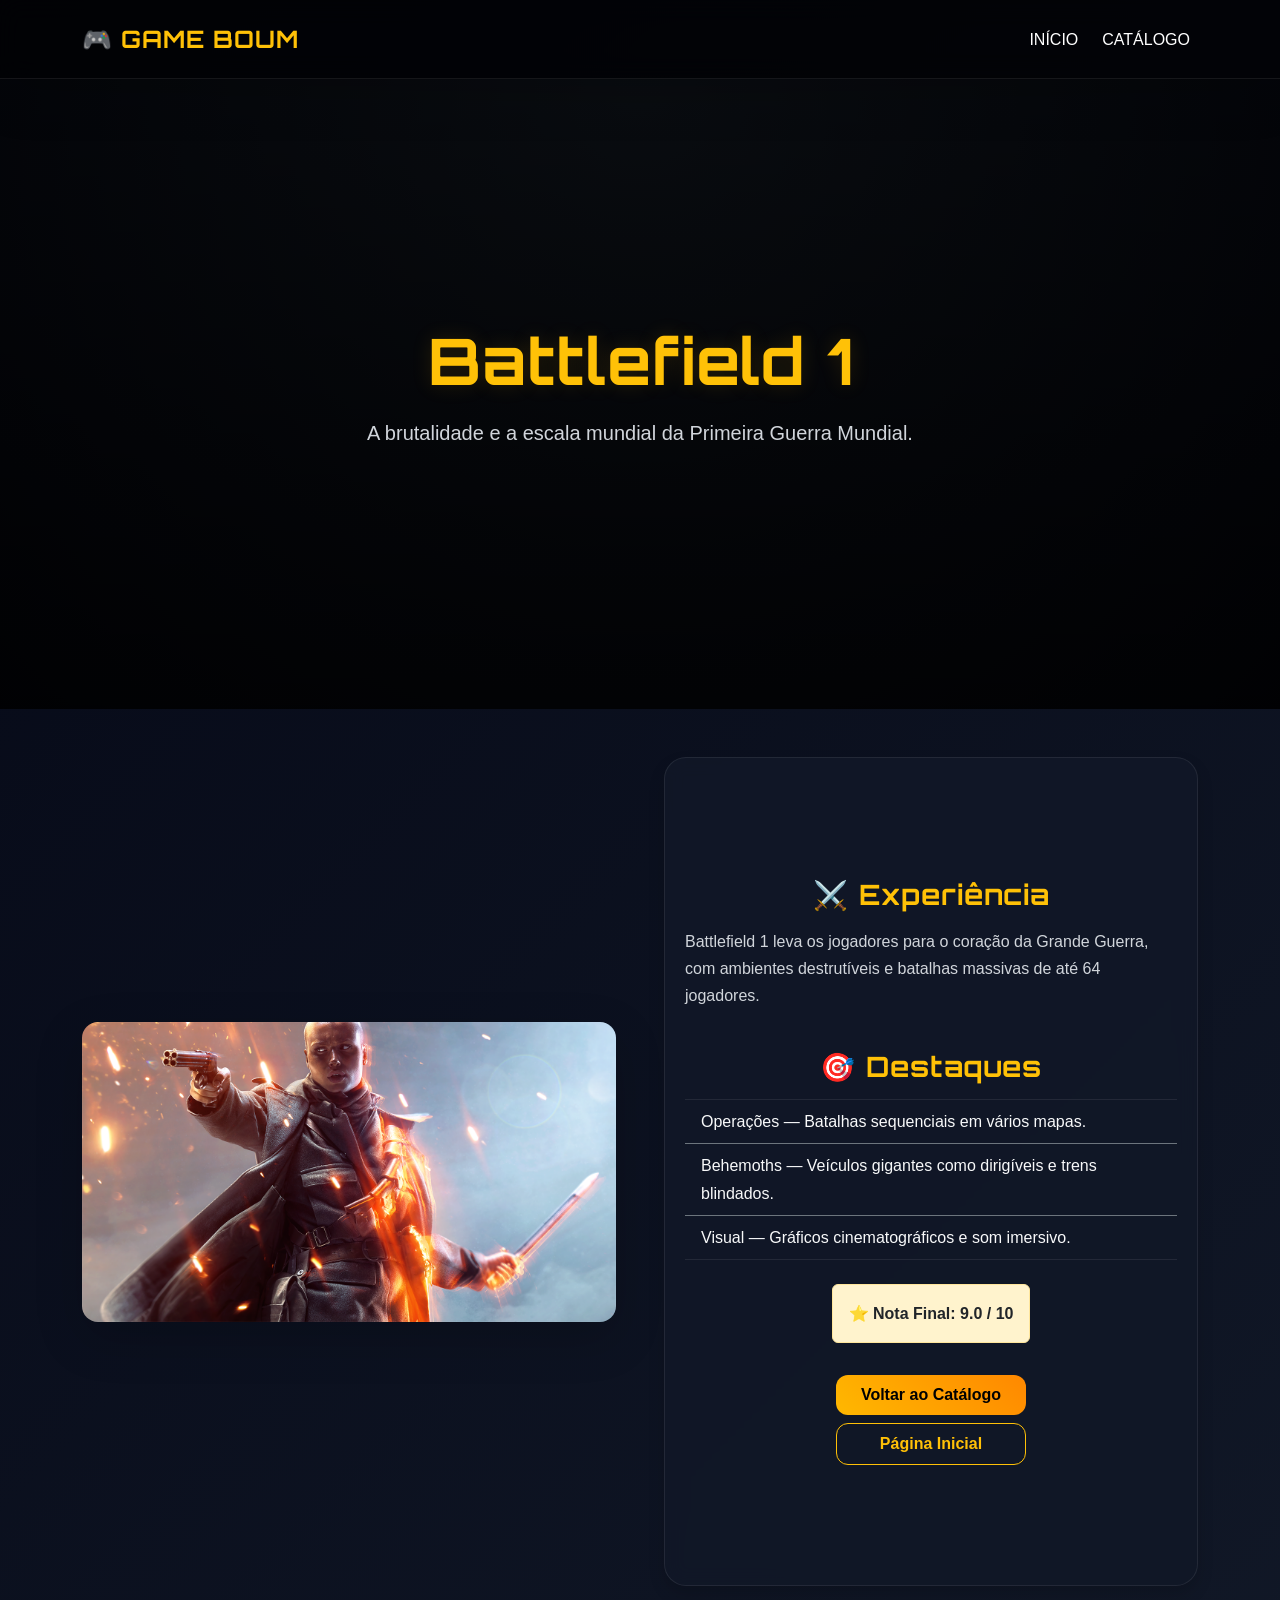
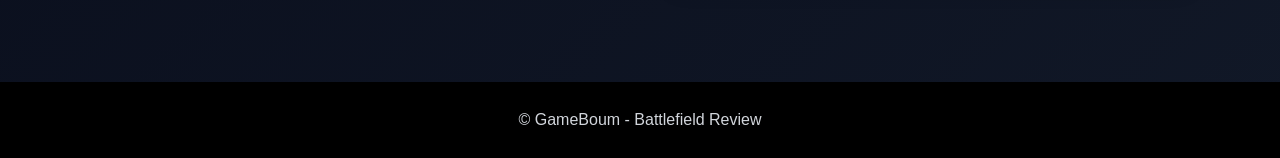
<file: battlefield.html>
<!DOCTYPE html>
<html lang="pt-br">

<head>
  <meta charset="UTF-8">
  <meta name="viewport" content="width=device-width, initial-scale=1.0">

  <meta name="description" content="Review completo de Battlefield 1 no GameBoum">
  <title>Battlefield 1 | GameBoum</title>

  <!-- BOOTSTRAP -->
  <link href="https://cdn.jsdelivr.net/npm/bootstrap@5.3.3/dist/css/bootstrap.min.css" rel="stylesheet">

  <link rel="stylesheet" href="style.css">

  <!-- FONTE GAMER -->
  <link rel="preconnect" href="https://fonts.googleapis.com">
  <link rel="preconnect" href="https://fonts.gstatic.com" crossorigin>
  <link href="https://fonts.googleapis.com/css2?family=Orbitron:wght@400;700&display=swap" rel="stylesheet">
</head>

<body class="bg-dark text-light">

  <!-- NAVBAR -->
  <nav class="navbar navbar-expand-lg navbar-dark sticky-top shadow-lg bg-dark">
    <div class="container">

      <a href="index.html" class="navbar-brand text-warning fw-bold fs-4">
        🎮 GAME BOUM
      </a>

      <button class="navbar-toggler" type="button" data-bs-toggle="collapse" data-bs-target="#menuTopo"
        aria-controls="menuTopo" aria-expanded="false" aria-label="Abrir menu">
        <span class="navbar-toggler-icon"></span>
      </button>

      <div class="collapse navbar-collapse justify-content-end" id="menuTopo">
        <ul class="navbar-nav gap-2">

          <li class="nav-item">
            <a href="index.html" class="nav-link">INÍCIO</a>
          </li>

          <li class="nav-item">
            <a href="index.html" class="nav-link">
              CATÁLOGO
            </a>
          </li>

        </ul>
      </div>

    </div>
  </nav>

  <!-- HEADER -->
  <header class="bg-secondary text-center py-5">
    <div class="container">
      <h1 class="display-3 fw-bold text-warning">Battlefield 1</h1>
      <p class="lead mt-3">
        A brutalidade e a escala mundial da Primeira Guerra Mundial.
      </p>
    </div>
  </header>

  <!-- CONTEÚDO -->
  <main class="container py-5">

    <div class="row g-5 align-items-center">

      <!-- IMAGEM -->
      <div class="col-lg-6">
        <img src="imagens/image_battle.png"
          class="img-fluid rounded-4 shadow-lg w-100 hover-image"
          alt="Battlefield 1">
      </div>

      <!-- TEXTO -->
      <div class="col-lg-6">

        <div class="card p-4 text-light bg-secondary border-0 shadow">

          <h3 class="text-warning mb-3">⚔️ Experiência</h3>
          <p>
            Battlefield 1 leva os jogadores para o coração da Grande Guerra,
            com ambientes destrutíveis e batalhas massivas de até 64 jogadores.
          </p>

          <h3 class="text-warning mt-4 mb-3">🎯 Destaques</h3>

          <ul class="list-group list-group-flush">
            <li class="list-group-item bg-transparent text-light border-secondary">
              Operações — Batalhas sequenciais em vários mapas.
            </li>
            <li class="list-group-item bg-transparent text-light border-secondary">
              Behemoths — Veículos gigantes como dirigíveis e trens blindados.
            </li>
            <li class="list-group-item bg-transparent text-light border-secondary">
              Visual — Gráficos cinematográficos e som imersivo.
            </li>
          </ul>

          <!-- NOTA -->
          <div class="alert alert-warning mt-4 text-center text-dark fw-bold">
            ⭐ Nota Final: 9.0 / 10
          </div>

          <!-- BOTÕES -->
          <div class="d-grid gap-2 mt-3">

            <a href="index.html" class="btn btn-warning fw-bold py-2">
              Voltar ao Catálogo
            </a>

            <a href="index.html" class="btn btn-outline-warning fw-bold py-2">
              Página Inicial
            </a>

          </div>

        </div>

      </div>

    </div>

  </main>

  <!-- FOOTER -->
  <footer class="bg-black text-center py-4 mt-5">
    <p class="mb-0">© GameBoum - Battlefield Review</p>
  </footer>

  <script src="https://cdn.jsdelivr.net/npm/bootstrap@5.3.3/dist/js/bootstrap.bundle.min.js"></script>

</body>
</html>
</file>
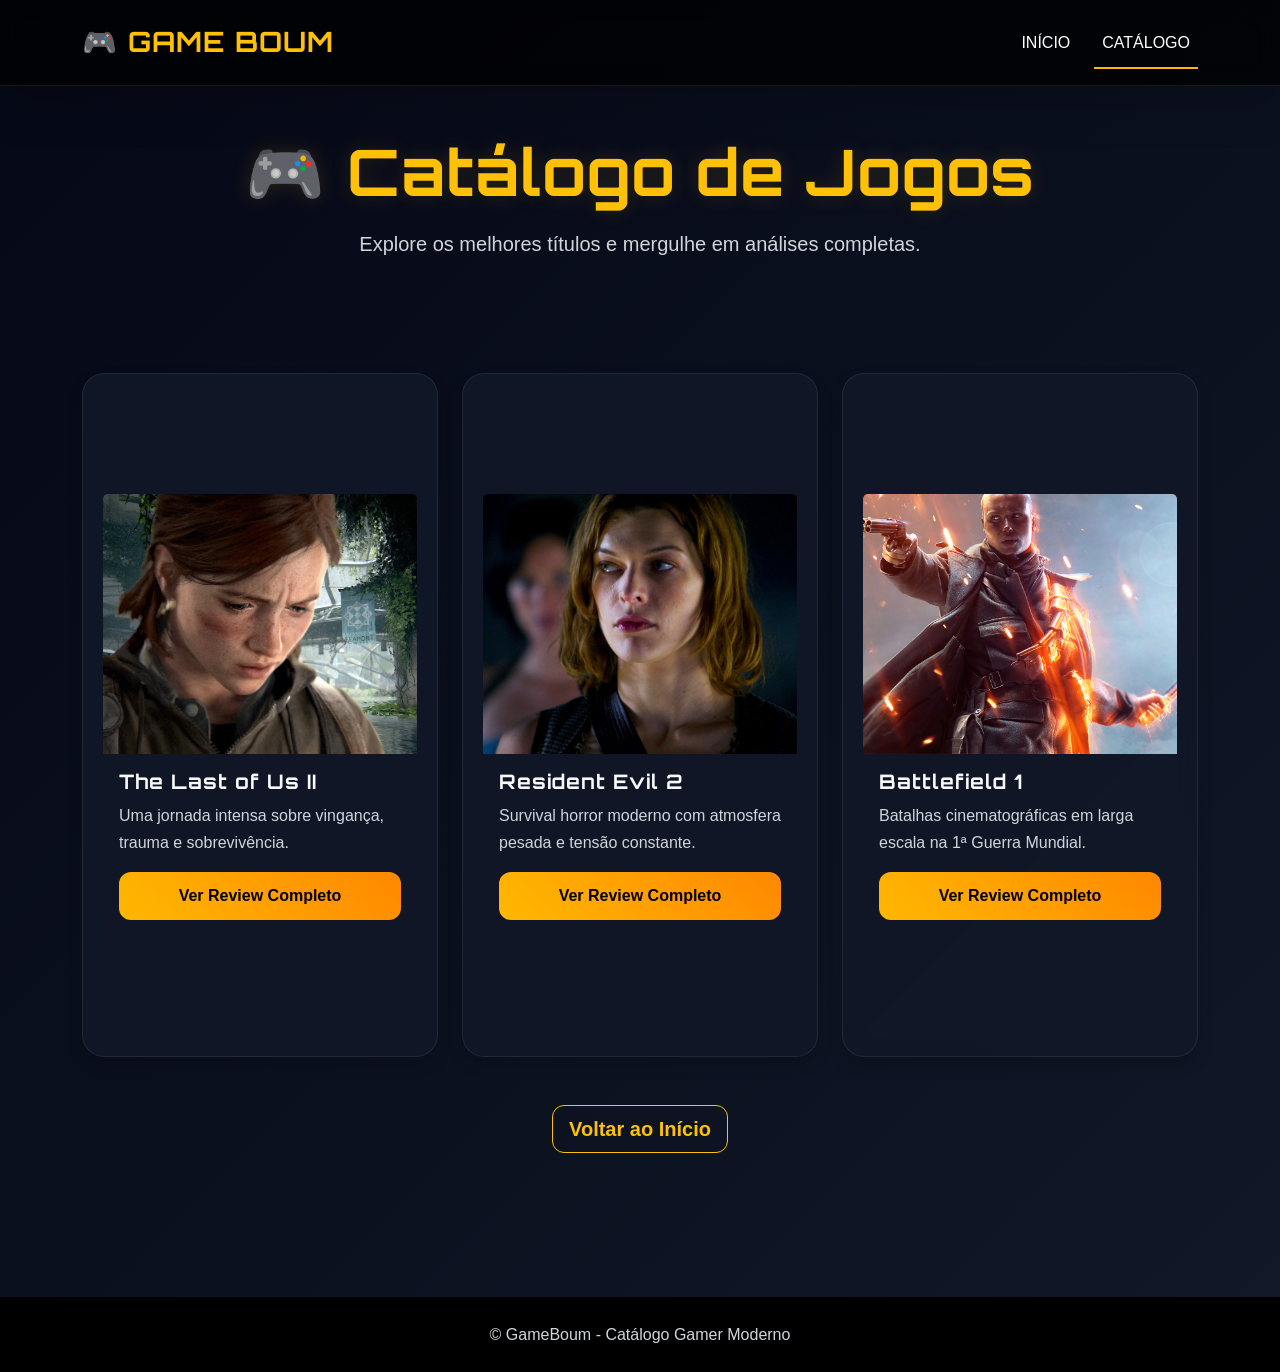
<file: jogos.html>
<!DOCTYPE html>
<html lang="pt-br">

<head>
  <meta charset="UTF-8">
  <meta name="viewport" content="width=device-width, initial-scale=1.0">

  <meta name="description" content="GameBoum - Catálogo gamer com reviews e análises completas.">
  <meta name="author" content="GameBoum">

  <title>GameBoum - Catálogo de Jogos</title>

  <link href="https://cdn.jsdelivr.net/npm/bootstrap@5.3.3/dist/css/bootstrap.min.css" rel="stylesheet">

  <link rel="stylesheet" href="style.css">

  <link rel="preconnect" href="https://fonts.googleapis.com">
  <link rel="preconnect" href="https://fonts.gstatic.com" crossorigin>
  <link href="https://fonts.googleapis.com/css2?family=Orbitron:wght@400;700&display=swap" rel="stylesheet">
</head>

<body class="bg-dark text-light">

  <!-- NAVBAR -->
  <nav class="navbar navbar-expand-lg navbar-dark sticky-top shadow-lg bg-dark">
    <div class="container">

      <a class="navbar-brand text-warning fw-bold fs-3" href="index.html">
        🎮 GAME BOUM
      </a>

      <button class="navbar-toggler" type="button" data-bs-toggle="collapse" data-bs-target="#menuTopo"
        aria-controls="menuTopo" aria-expanded="false" aria-label="Abrir Menu">
        <span class="navbar-toggler-icon"></span>
      </button>

      <div class="collapse navbar-collapse justify-content-end" id="menuTopo">
        <ul class="navbar-nav gap-3">

          <li class="nav-item">
            <a class="nav-link" href="index.html">INÍCIO</a>
          </li>

          <li class="nav-item">
            <a class="nav-link active" aria-current="page" href="#">
              CATÁLOGO
            </a>
          </li>

        </ul>
      </div>

    </div>
  </nav>

  <!-- HERO -->
  <header class="hero-section text-center d-flex align-items-center fade-up py-5">
    <div class="container">
      <h1 class="text-warning fw-bold display-3">🎮 Catálogo de Jogos</h1>
      <p class="lead mt-3">
        Explore os melhores títulos e mergulhe em análises completas.
      </p>
    </div>
  </header>

  <!-- CONTEÚDO -->
  <main class="container my-5 fade-up min-vh-100">

    <div class="row row-cols-1 row-cols-md-2 row-cols-lg-3 g-4">

      <!-- CARD 1 -->
      <div class="col">
        <div class="card h-100 text-light bg-secondary shadow">
          <img src="imagens/image_ellie.png" class="card-img-top" alt="The Last of Us Ellie">

          <div class="card-body d-flex flex-column">
            <h5 class="card-title">The Last of Us II</h5>
            <p class="card-text flex-grow-1">
              Uma jornada intensa sobre vingança, trauma e sobrevivência.
            </p>

            <a href="The_Last_of_Us_page.html" class="btn btn-warning w-100">
              Ver Review Completo
            </a>
          </div>
        </div>
      </div>

      <!-- CARD 2 -->
      <div class="col">
        <div class="card h-100 text-light bg-secondary shadow">
          <img src="imagens/image_resident.png" class="card-img-top" alt="Resident Evil 2">

          <div class="card-body d-flex flex-column">
            <h5 class="card-title">Resident Evil 2</h5>
            <p class="card-text flex-grow-1">
              Survival horror moderno com atmosfera pesada e tensão constante.
            </p>

            <a href="resident_evil.html" class="btn btn-warning w-100">
              Ver Review Completo
            </a>
          </div>
        </div>
      </div>

      <!-- CARD 3 -->
      <div class="col">
        <div class="card h-100 text-light bg-secondary shadow">
          <img src="imagens/image_battle.png" class="card-img-top" alt="Battlefield 1">

          <div class="card-body d-flex flex-column">
            <h5 class="card-title">Battlefield 1</h5>
            <p class="card-text flex-grow-1">
              Batalhas cinematográficas em larga escala na 1ª Guerra Mundial.
            </p>

            <a href="battlefield.html" class="btn btn-warning w-100">
              Ver Review Completo
            </a>
          </div>
        </div>
      </div>

    </div>

    <!-- BOTÃO VOLTAR -->
    <div class="text-center mt-5">
      <a href="index.html" class="btn btn-outline-warning btn-lg">
        Voltar ao Início
      </a>
    </div>

  </main>

  <!-- FOOTER -->
  <footer class="bg-black text-center text-light py-4 mt-5">
    <p class="mb-0">© GameBoum - Catálogo Gamer Moderno</p>
  </footer>

  <script src="https://cdn.jsdelivr.net/npm/bootstrap@5.3.3/dist/js/bootstrap.bundle.min.js"></script>

</body>
</html>
</file>
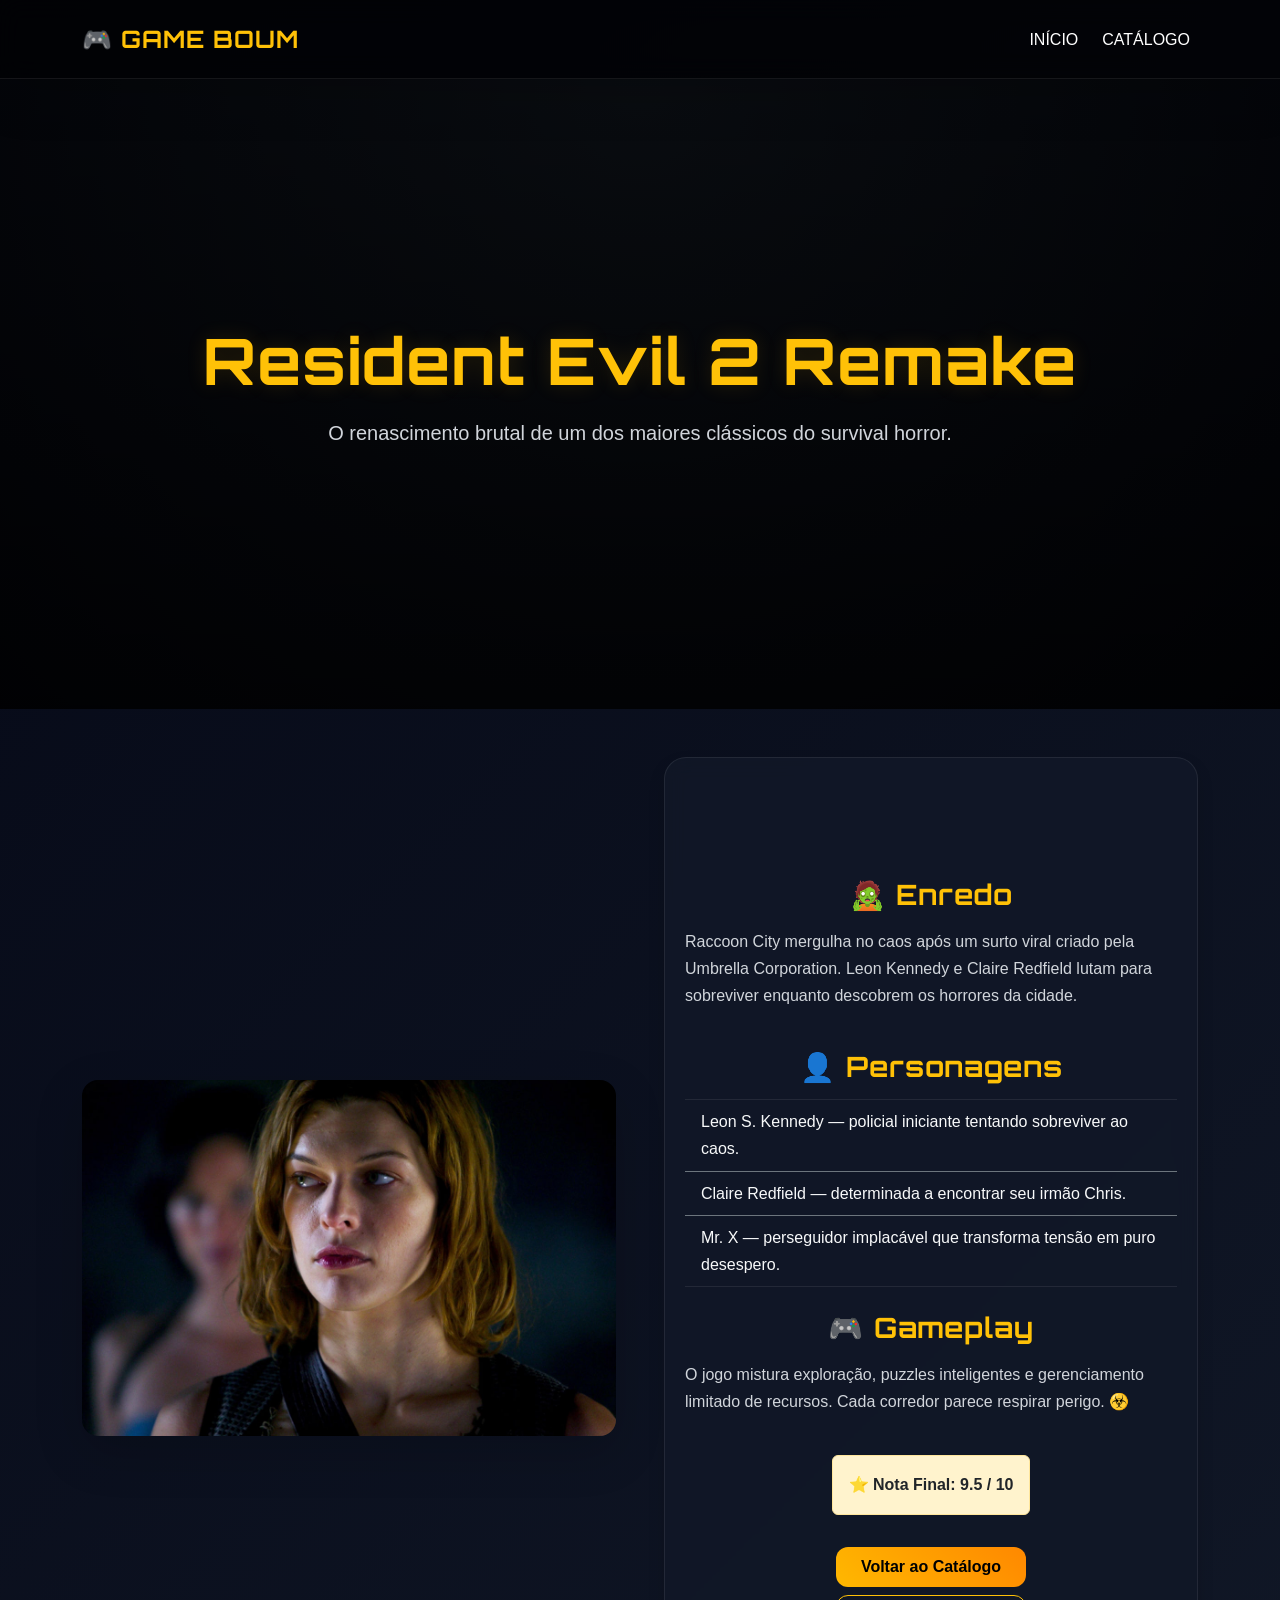
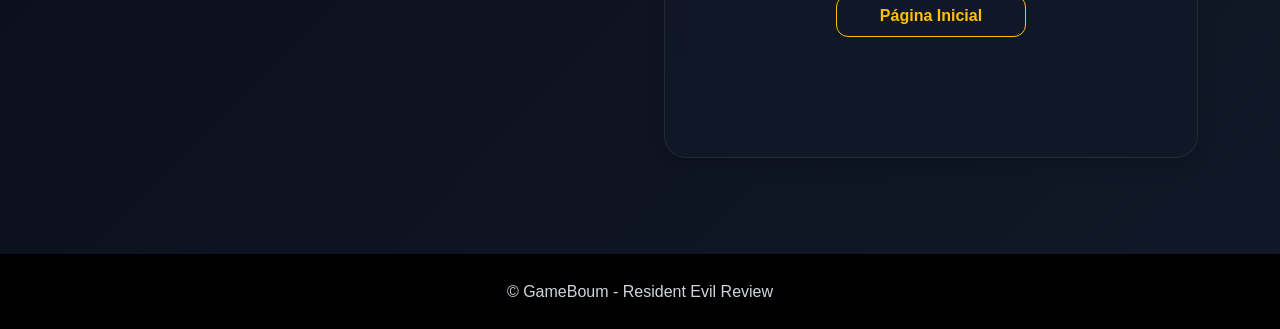
<file: resident_evil.html>
<!DOCTYPE html>
<html lang="pt-br">

<head>
  <meta charset="UTF-8">
  <meta name="viewport" content="width=device-width, initial-scale=1.0">

  <meta name="description" content="Review completo de Resident Evil 2 Remake no GameBoum">
  <title>Resident Evil 2 Remake | GameBoum</title>

  <!-- BOOTSTRAP -->
  <link href="https://cdn.jsdelivr.net/npm/bootstrap@5.3.3/dist/css/bootstrap.min.css" rel="stylesheet">

  <link rel="stylesheet" href="style.css">

  <!-- GOOGLE FONTS -->
  <link rel="preconnect" href="https://fonts.googleapis.com">
  <link rel="preconnect" href="https://fonts.gstatic.com" crossorigin>
  <link href="https://fonts.googleapis.com/css2?family=Orbitron:wght@400;700&display=swap" rel="stylesheet">
</head>

<body class="bg-dark text-light">

  <!-- NAVBAR -->
  <nav class="navbar navbar-expand-lg navbar-dark sticky-top shadow-lg bg-dark">
    <div class="container">

      <a href="index.html" class="navbar-brand text-warning fw-bold fs-4">
        🎮 GAME BOUM
      </a>

      <button class="navbar-toggler" type="button" data-bs-toggle="collapse" data-bs-target="#menuTopo"
        aria-controls="menuTopo" aria-expanded="false" aria-label="Abrir menu">
        <span class="navbar-toggler-icon"></span>
      </button>

      <div class="collapse navbar-collapse justify-content-end" id="menuTopo">
        <ul class="navbar-nav gap-2">

          <li class="nav-item">
            <a href="index.html" class="nav-link">INÍCIO</a>
          </li>

          <li class="nav-item">
            <a href="index.html" class="nav-link">
              CATÁLOGO
            </a>
          </li>

        </ul>
      </div>

    </div>
  </nav>

  <!-- HEADER -->
  <header class="bg-secondary text-center py-5">
    <div class="container">
      <h1 class="display-3 fw-bold text-warning">
        Resident Evil 2 Remake
      </h1>

      <p class="lead mt-3">
        O renascimento brutal de um dos maiores clássicos do survival horror.
      </p>
    </div>
  </header>

  <!-- CONTEÚDO -->
  <main class="container py-5">

    <div class="row g-5 align-items-center">

      <!-- IMAGEM -->
      <div class="col-lg-6">
        <img src="imagens/image_resident.png"
          class="img-fluid rounded-4 shadow-lg w-100 hover-image"
          alt="Resident Evil 2 Remake">
      </div>

      <!-- TEXTO -->
      <div class="col-lg-6">

        <div class="card p-4 text-light h-100 bg-secondary border-0 shadow">

          <h3 class="text-warning mb-3">🧟 Enredo</h3>
          <p>
            Raccoon City mergulha no caos após um surto viral criado pela Umbrella Corporation.
            Leon Kennedy e Claire Redfield lutam para sobreviver enquanto descobrem os horrores da cidade.
          </p>

          <h3 class="text-warning mt-4 mb-3">👤 Personagens</h3>

          <ul class="list-group list-group-flush">
            <li class="list-group-item bg-transparent text-light border-secondary">
              Leon S. Kennedy — policial iniciante tentando sobreviver ao caos.
            </li>

            <li class="list-group-item bg-transparent text-light border-secondary">
              Claire Redfield — determinada a encontrar seu irmão Chris.
            </li>

            <li class="list-group-item bg-transparent text-light border-secondary">
              Mr. X — perseguidor implacável que transforma tensão em puro desespero.
            </li>
          </ul>

          <h3 class="text-warning mt-4 mb-3">🎮 Gameplay</h3>
          <p>
            O jogo mistura exploração, puzzles inteligentes e gerenciamento limitado de recursos.
            Cada corredor parece respirar perigo. ☣️
          </p>

          <!-- NOTA -->
          <div class="alert alert-warning mt-4 text-center text-dark fw-bold">
            ⭐ Nota Final: 9.5 / 10
          </div>

          <!-- BOTÕES -->
          <div class="d-grid gap-2 mt-3">

            <a href="index.html" class="btn btn-warning fw-bold py-2">
              Voltar ao Catálogo
            </a>

            <a href="index.html" class="btn btn-outline-warning fw-bold py-2">
              Página Inicial
            </a>

          </div>

        </div>

      </div>

    </div>

  </main>

  <!-- FOOTER -->
  <footer class="bg-black text-center text-light py-4 mt-5">
    <p class="mb-0">© GameBoum - Resident Evil Review</p>
  </footer>

  <script src="https://cdn.jsdelivr.net/npm/bootstrap@5.3.3/dist/js/bootstrap.bundle.min.js"></script>

</body>
</html>
</file>
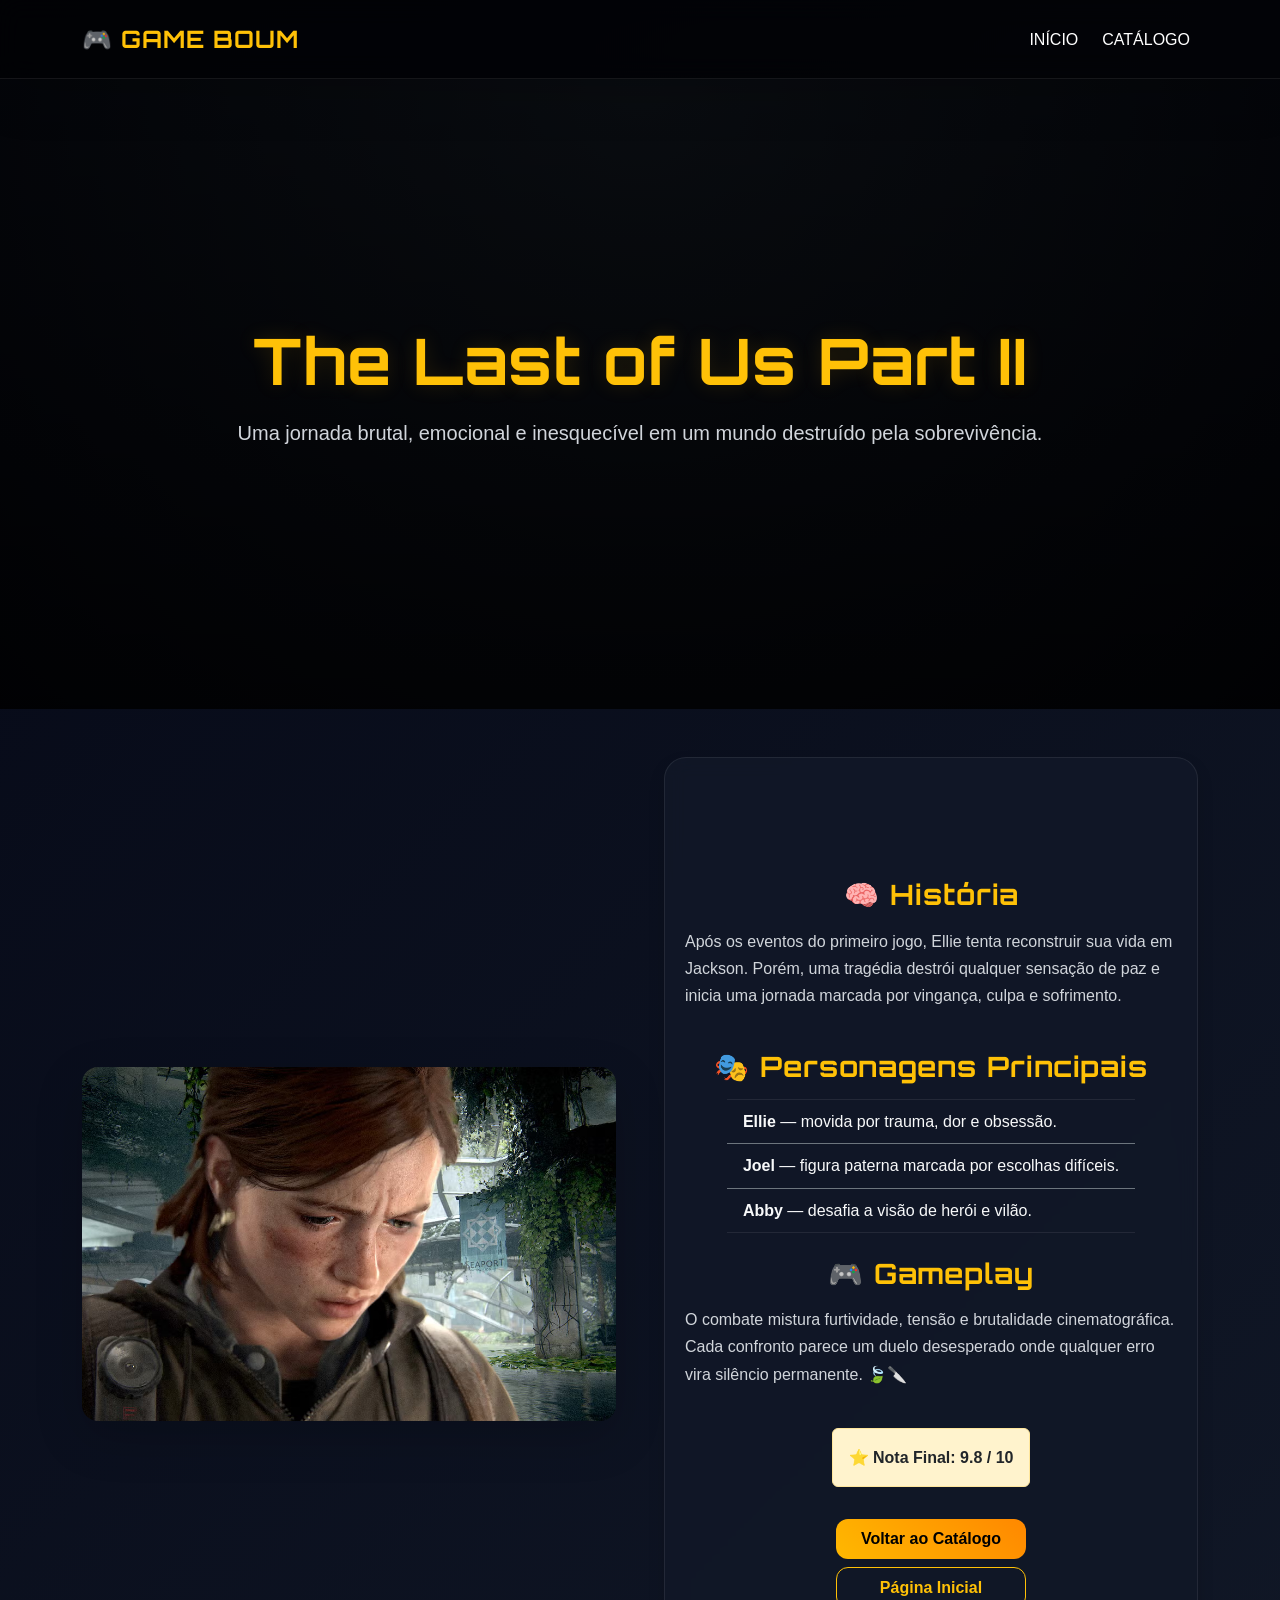
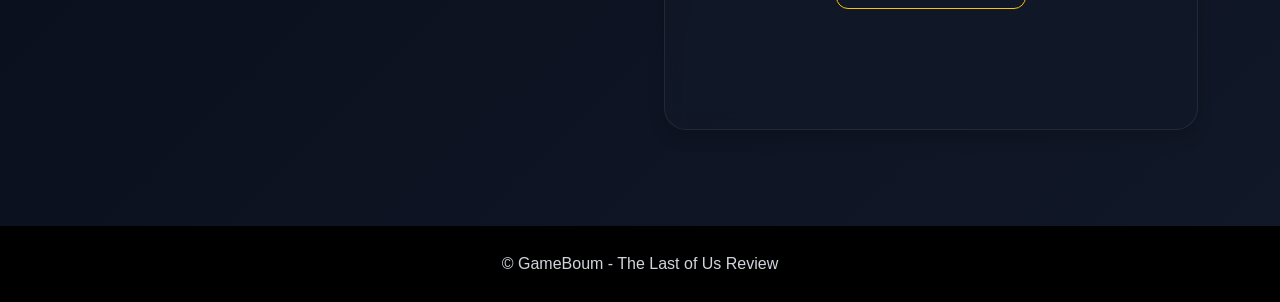
<file: The_Last_of_Us_page.html>
<!DOCTYPE html>
<html lang="pt-br">

<head>

  <meta charset="UTF-8">

  <meta name="viewport"
        content="width=device-width, initial-scale=1.0">

  <meta name="description"
        content="Review completo de The Last of Us Part II no GameBoum">

  <title>The Last of Us Part II | GameBoum</title>

  <!-- BOOTSTRAP -->
  <link href="https://cdn.jsdelivr.net/npm/bootstrap@5.3.3/dist/css/bootstrap.min.css"
        rel="stylesheet">

  <link rel="stylesheet" href="style.css">

  <!-- FONTE -->
  <link rel="preconnect" href="https://fonts.googleapis.com">
  <link rel="preconnect" href="https://fonts.gstatic.com" crossorigin>
  <link href="https://fonts.googleapis.com/css2?family=Orbitron:wght@400;700&display=swap"
        rel="stylesheet">

</head>

<body class="bg-dark text-light">

<!-- NAVBAR -->
<nav class="navbar navbar-expand-lg navbar-dark sticky-top shadow-lg bg-dark">

  <div class="container">

    <a href="index.html"
       class="navbar-brand text-warning fw-bold fs-4">
      🎮 GAME BOUM
    </a>

    <button class="navbar-toggler"
            type="button"
            data-bs-toggle="collapse"
            data-bs-target="#menuTopo"
            aria-controls="menuTopo"
            aria-expanded="false"
            aria-label="Abrir menu">

      <span class="navbar-toggler-icon"></span>
    </button>

    <div class="collapse navbar-collapse justify-content-end"
         id="menuTopo">

      <ul class="navbar-nav gap-2">

        <li class="nav-item">
          <a href="index.html" class="nav-link">
            INÍCIO
          </a>
        </li>

        <li class="nav-item">
          <a href="index.html" class="nav-link">
            CATÁLOGO
          </a>
        </li>

      </ul>

    </div>

  </div>

</nav>

<!-- HERO -->
<section class="bg-secondary text-center d-flex align-items-center py-5 min-vh-50">

  <div class="container">

    <h1 class="display-3 fw-bold text-warning">
      The Last of Us Part II
    </h1>

    <p class="lead mt-3">
      Uma jornada brutal, emocional e inesquecível em um mundo destruído pela sobrevivência.
    </p>

  </div>

</section>

<!-- CONTEÚDO -->
<main class="container py-5">

  <div class="row g-5 align-items-center">

    <!-- IMAGEM -->
    <div class="col-lg-6">

      <img src="imagens/image_ellie.png"
           class="img-fluid rounded-4 shadow-lg w-100 hover-image"
           alt="The Last of Us Part II">

    </div>

    <!-- TEXTO -->
    <div class="col-lg-6">

      <section class="card p-4 text-light h-100 bg-secondary border-0 shadow">

        <h3 class="text-warning mb-3">🧠 História</h3>

        <p>
          Após os eventos do primeiro jogo, Ellie tenta reconstruir sua vida em Jackson.
          Porém, uma tragédia destrói qualquer sensação de paz e inicia uma jornada marcada por vingança, culpa e sofrimento.
        </p>

        <h3 class="text-warning mt-4 mb-3">🎭 Personagens Principais</h3>

        <ul class="list-group list-group-flush">

          <li class="list-group-item bg-transparent text-light border-secondary">
            <strong>Ellie</strong> — movida por trauma, dor e obsessão.
          </li>

          <li class="list-group-item bg-transparent text-light border-secondary">
            <strong>Joel</strong> — figura paterna marcada por escolhas difíceis.
          </li>

          <li class="list-group-item bg-transparent text-light border-secondary">
            <strong>Abby</strong> — desafia a visão de herói e vilão.
          </li>

        </ul>

        <h3 class="text-warning mt-4 mb-3">🎮 Gameplay</h3>

        <p>
          O combate mistura furtividade, tensão e brutalidade cinematográfica.
          Cada confronto parece um duelo desesperado onde qualquer erro vira silêncio permanente. 🍃🔪
        </p>

        <!-- NOTA -->
        <div class="alert alert-warning mt-4 text-center text-dark fw-bold">
          ⭐ Nota Final: 9.8 / 10
        </div>

        <!-- BOTÕES -->
        <div class="d-grid gap-2 mt-3">

          <a href="index.html" class="btn btn-warning fw-bold py-2">
            Voltar ao Catálogo
          </a>

          <a href="index.html" class="btn btn-outline-warning fw-bold py-2">
            Página Inicial
          </a>

        </div>

      </section>

    </div>

  </div>

</main>

<!-- FOOTER -->
<footer class="bg-black text-center text-light py-4 mt-5">
  <p class="mb-0">© GameBoum - The Last of Us Review</p>
</footer>

<script src="https://cdn.jsdelivr.net/npm/bootstrap@5.3.3/dist/js/bootstrap.bundle.min.js"></script>

</body>
</html>
</file>
<file: style.css>
/* ===================================================== */
/* RESET E CONFIGURAÇÕES GLOBAIS */
/* ===================================================== */

* {
    margin: 0;
    padding: 0;
    box-sizing: border-box;
}

html,
body {
    overflow-x: hidden;
    scroll-behavior: smooth;
    min-height: 100%;
}

body {
    background: linear-gradient(135deg, #050816, #111827);
    color: white;
    font-family: 'Segoe UI', Tahoma, Geneva, Verdana, sans-serif;
    line-height: 1.6;
}

/* ===================================================== */
/* TIPOGRAFIA */
/* ===================================================== */

h1,
h2,
h3,
h4,
h5,
.navbar-brand {
    font-family: 'Orbitron', sans-serif;
    letter-spacing: 1px;
    font-weight: 700;
}

p,
li {
    color: #d1d5db;
    line-height: 1.7;
}

/* ===================================================== */
/* NAVBAR */
/* ===================================================== */

.navbar {
    backdrop-filter: blur(12px);
    -webkit-backdrop-filter: blur(12px);
    background: rgba(0, 0, 0, 0.75) !important;
    border-bottom: 1px solid rgba(255, 255, 255, 0.08);
    padding: 15px 0;
    transition: all 0.3s ease;
}

.navbar-brand {
    transition: 0.3s ease;
}

.navbar-brand:hover {
    transform: scale(1.05);
    color: #ffd000 !important;
}

.nav-link {
    position: relative;
    transition: 0.3s;
    color: white !important;
    font-weight: 500;
}

.nav-link:hover {
    color: #ffb800 !important;
}

.nav-link::after {
    content: "";
    position: absolute;
    left: 0;
    bottom: -5px;
    width: 0%;
    height: 2px;
    background: #ffb800;
    transition: 0.3s ease;
}

.nav-link:hover::after,
.nav-link.active::after {
    width: 100%;
}

/* ===================================================== */
/* HERO SECTION */
/* ===================================================== */

.bg-secondary {
    background:
        linear-gradient(rgba(0, 0, 0, 0.7), rgba(0, 0, 0, 0.85)),
        radial-gradient(circle at top, #1f2937, #050816) !important;

    min-height: 70vh;
    display: flex;
    align-items: center;
    justify-content: center;
    padding: 120px 20px !important;
}

.display-3 {
    font-size: clamp(2rem, 5vw, 4rem);
    text-shadow: 0 0 20px rgba(255, 184, 0, 0.15);
}

/* ===================================================== */
/* BOTÕES */
/* ===================================================== */

.btn {
    border-radius: 12px;
    transition: all 0.3s cubic-bezier(0.4, 0, 0.2, 1);
    font-weight: bold;
}

.btn-warning {
    background: linear-gradient(45deg, #ffb800, #ff8800);
    border: none;
    color: black !important;
    padding: 12px 25px;
}

.btn-warning:hover {
    transform: translateY(-4px) scale(1.03);
    box-shadow: 0 10px 25px rgba(255, 184, 0, 0.4);
}

/* ===================================================== */
/* CARDS */
/* ===================================================== */

.card {
    border-radius: 22px;
    overflow: hidden;
    transition: 0.4s ease;
    background: rgba(17, 24, 39, 0.9) !important;
    border: 1px solid rgba(255, 255, 255, 0.08) !important;
    backdrop-filter: blur(10px);
}

.card:hover {
    transform: translateY(-12px);
    box-shadow: 0 20px 45px rgba(0, 0, 0, 0.6);
}

/* ===================================================== */
/* IMAGENS */
/* ===================================================== */

.card img {
    height: 260px;
    width: 100%;
    object-fit: cover;
    transition: 0.5s ease;
}

.card:hover img {
    transform: scale(1.08);
}

.hover-image {
    transition:
        transform 0.4s ease,
        box-shadow 0.4s ease;

    display: inline-block;
}

.hover-image:hover {
    transform: scale(1.03);
    box-shadow: 0 20px 40px rgba(0, 0, 0, 0.5);
}

/* ===================================================== */
/* FORMULÁRIOS */
/* ===================================================== */

.modal-content {
    border-radius: 20px;
    background: rgba(10, 10, 10, 0.98) !important;
    border: 1px solid rgba(255, 255, 255, 0.1);
}

.form-control {
    background: #111827 !important;
    border: 1px solid #374151;
    color: white !important;
    border-radius: 12px;
    padding: 12px;
}

.form-control:focus {
    background: #1f2937 !important;
    border-color: #ffb800;
    box-shadow: 0 0 0 0.25rem rgba(255, 184, 0, 0.2);
}

/* ===================================================== */
/* ANIMAÇÕES */
/* ===================================================== */

.fade-in-up {
    animation: fadeUp 0.8s ease backwards;
}

@keyframes fadeUp {
    from {
        opacity: 0;
        transform: translateY(30px);
    }

    to {
        opacity: 1;
        transform: translateY(0);
    }
}

.card,
.navbar,
.alert {
    animation: fadeUp 0.8s ease backwards;
}

/* ===================================================== */
/* RESPONSIVIDADE */
/* ===================================================== */

@media (max-width: 992px) {

    .bg-secondary {
        min-height: 50vh;
    }

    .card img {
        height: 220px;
    }
}

@media (max-width: 768px) {

    .navbar-collapse {
        background: rgba(0, 0, 0, 0.9);
        padding: 20px;
        border-radius: 15px;
        margin-top: 10px;
    }

    .btn-mobile-full {
        width: 100%;
    }
}
</file>
